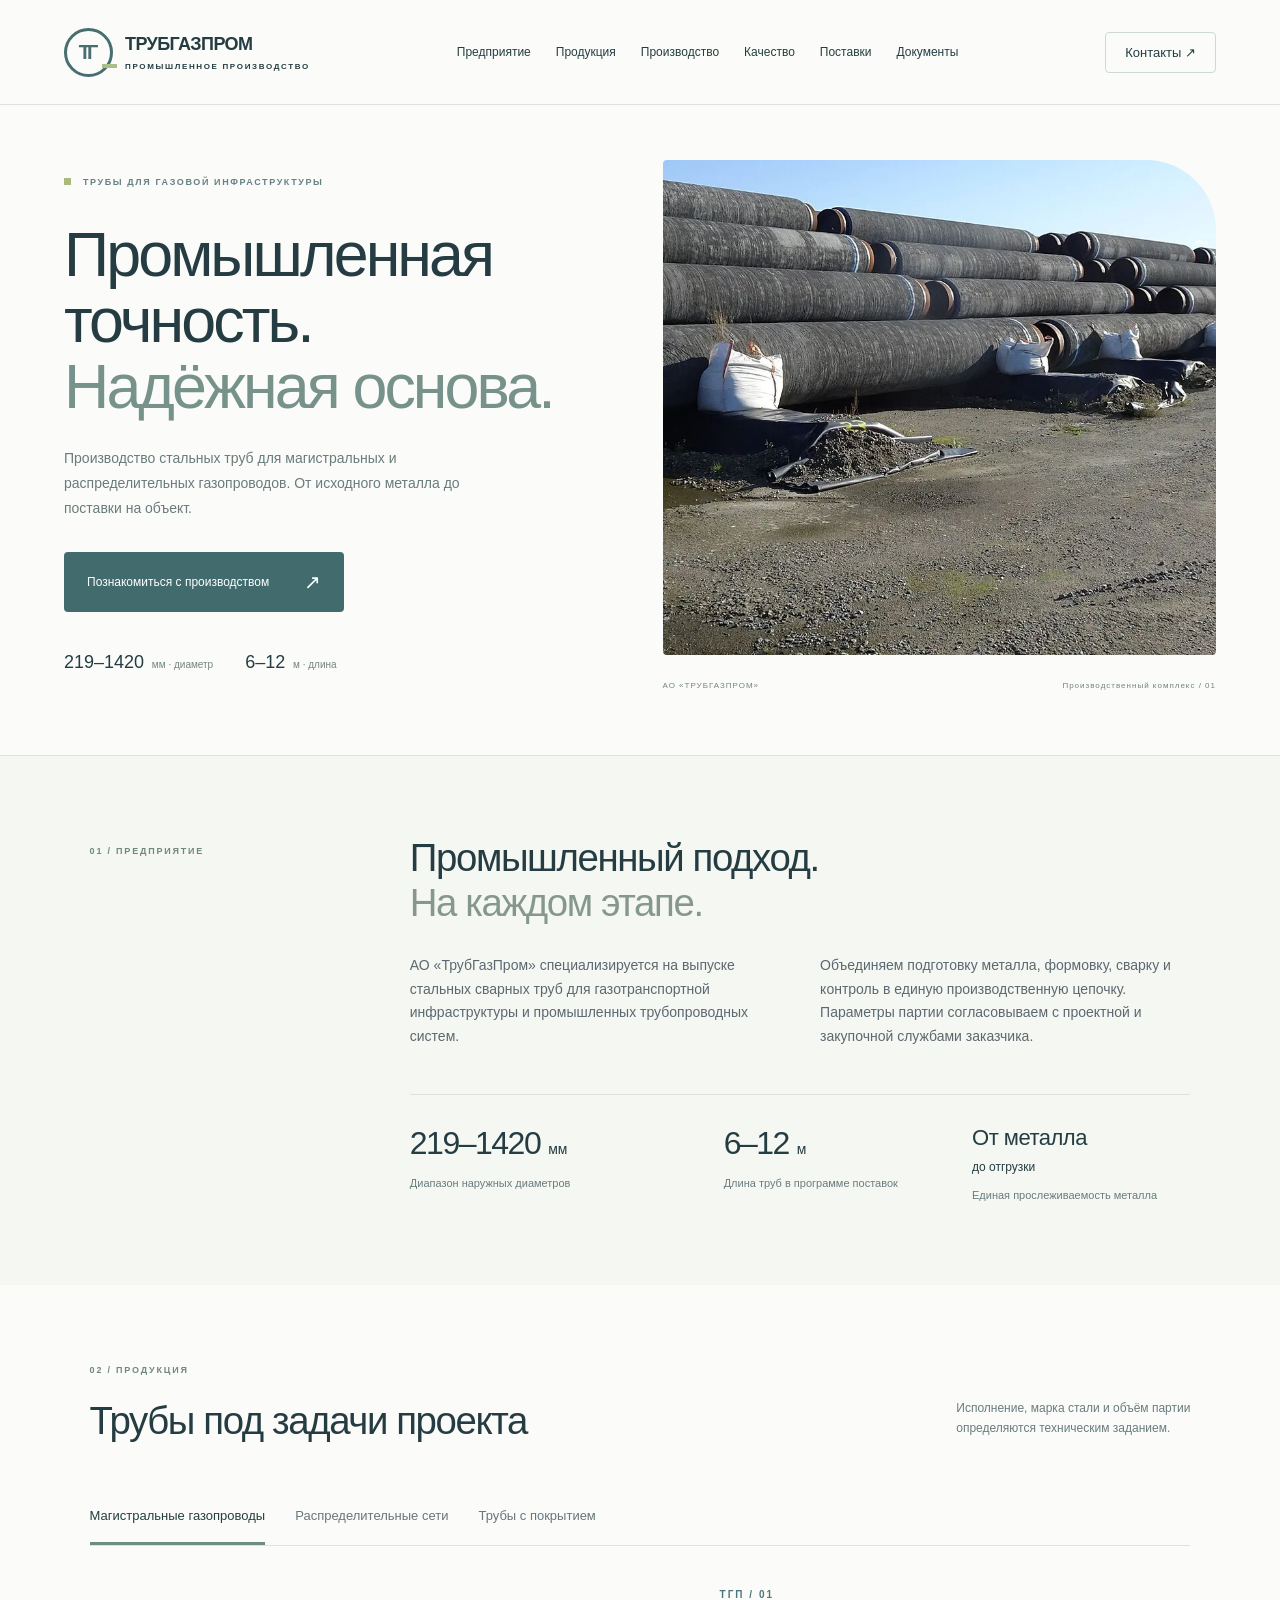
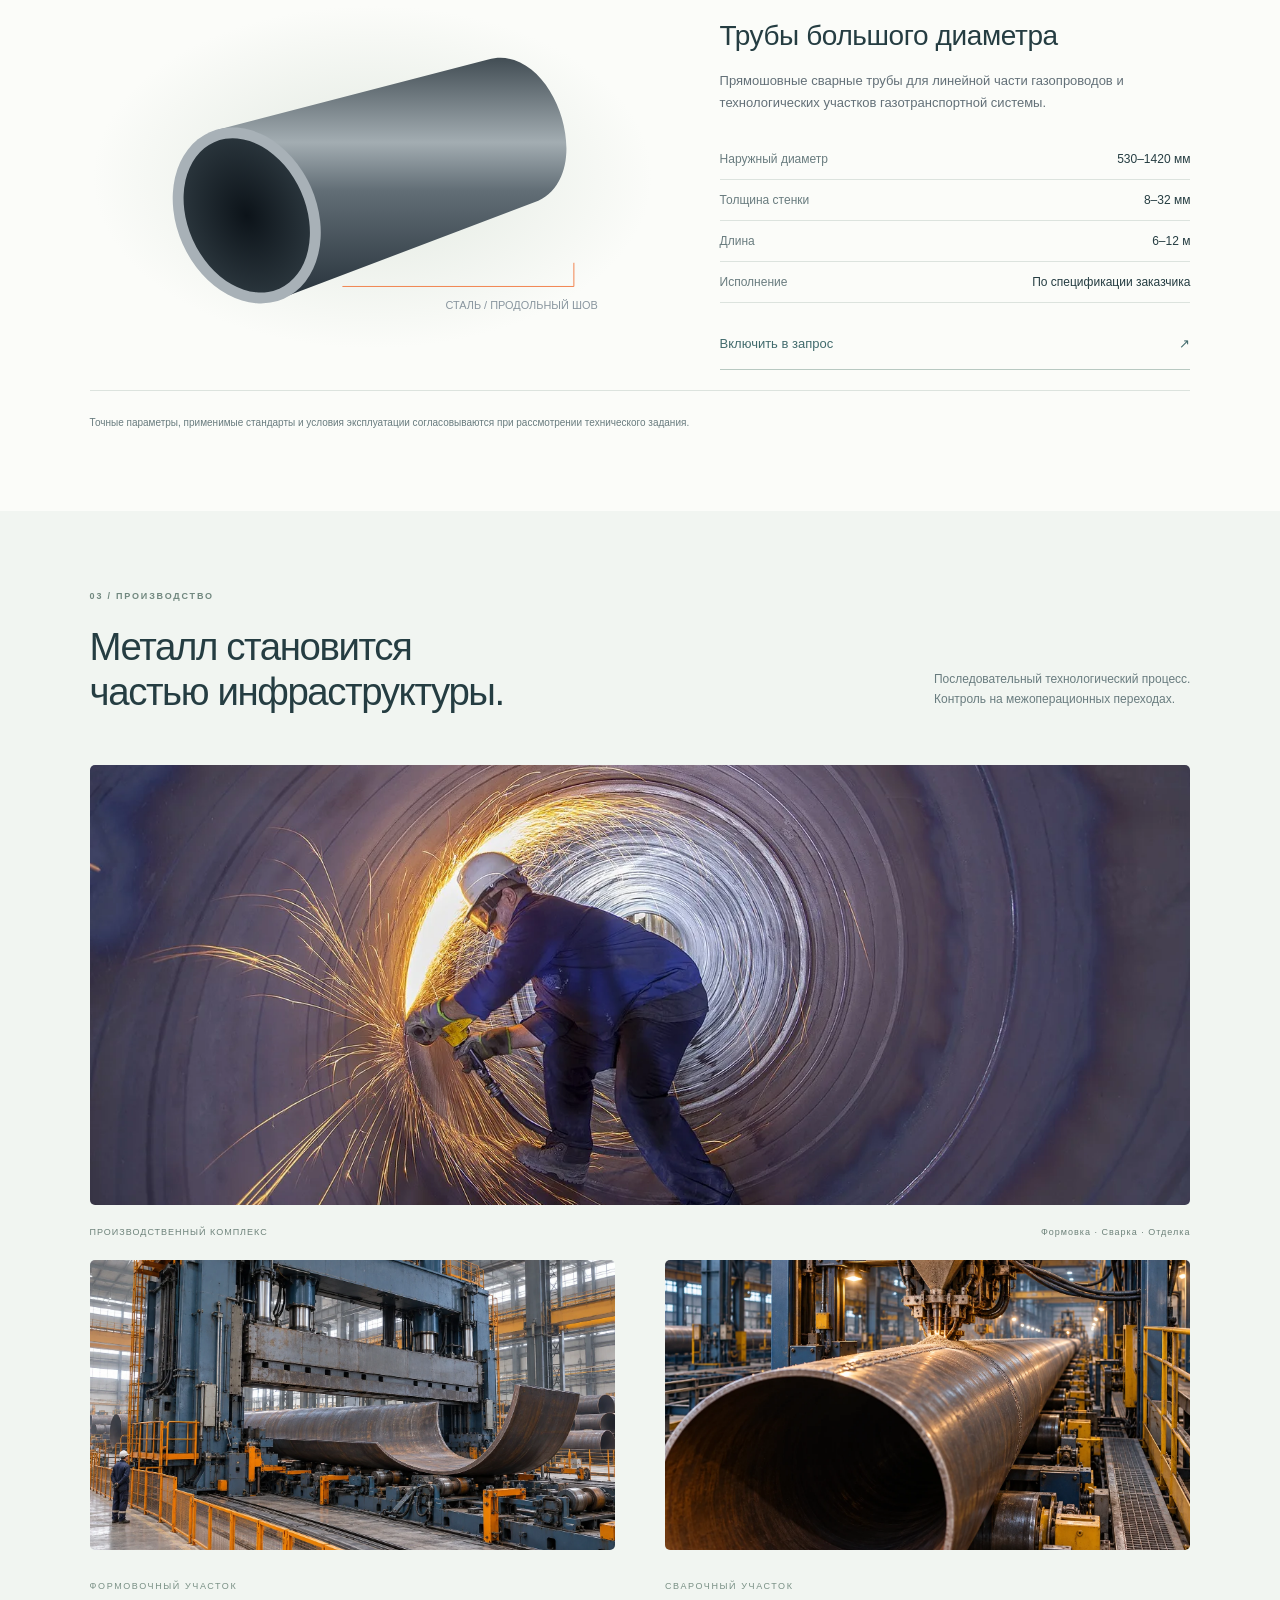
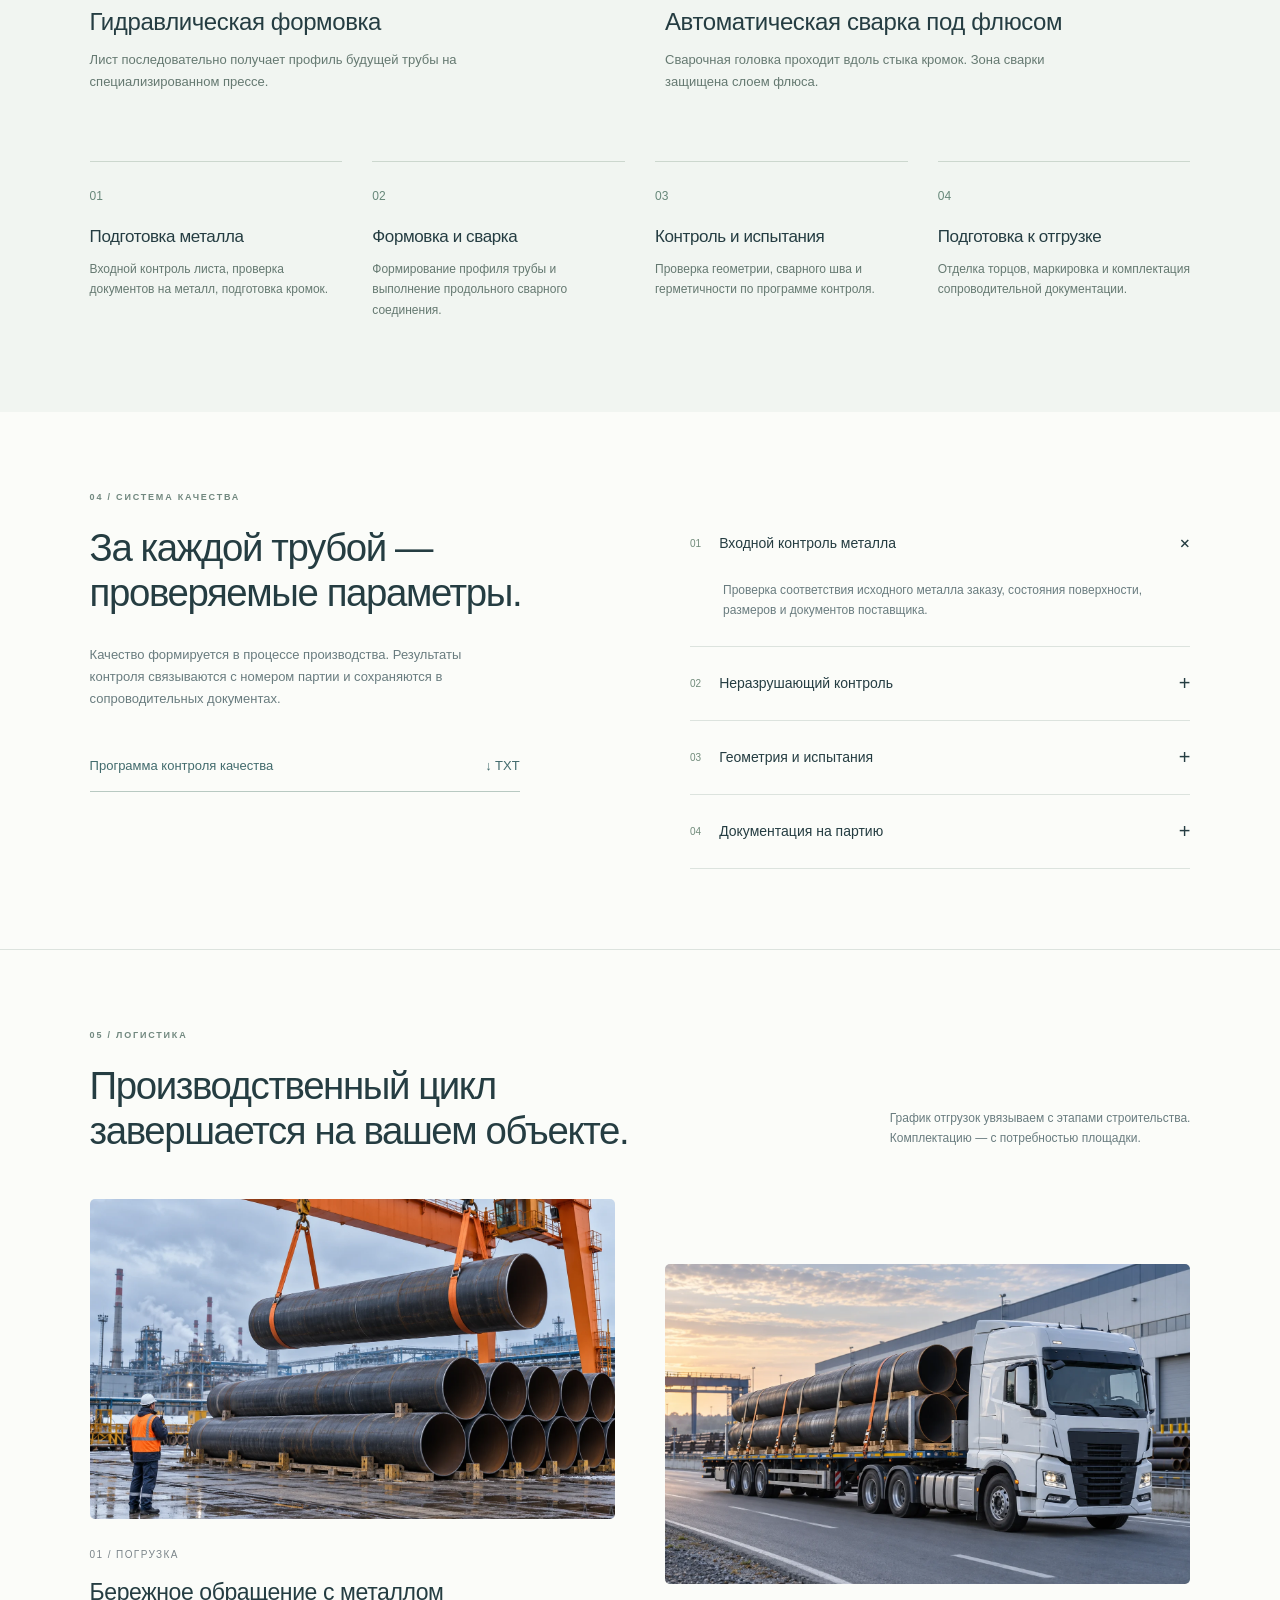
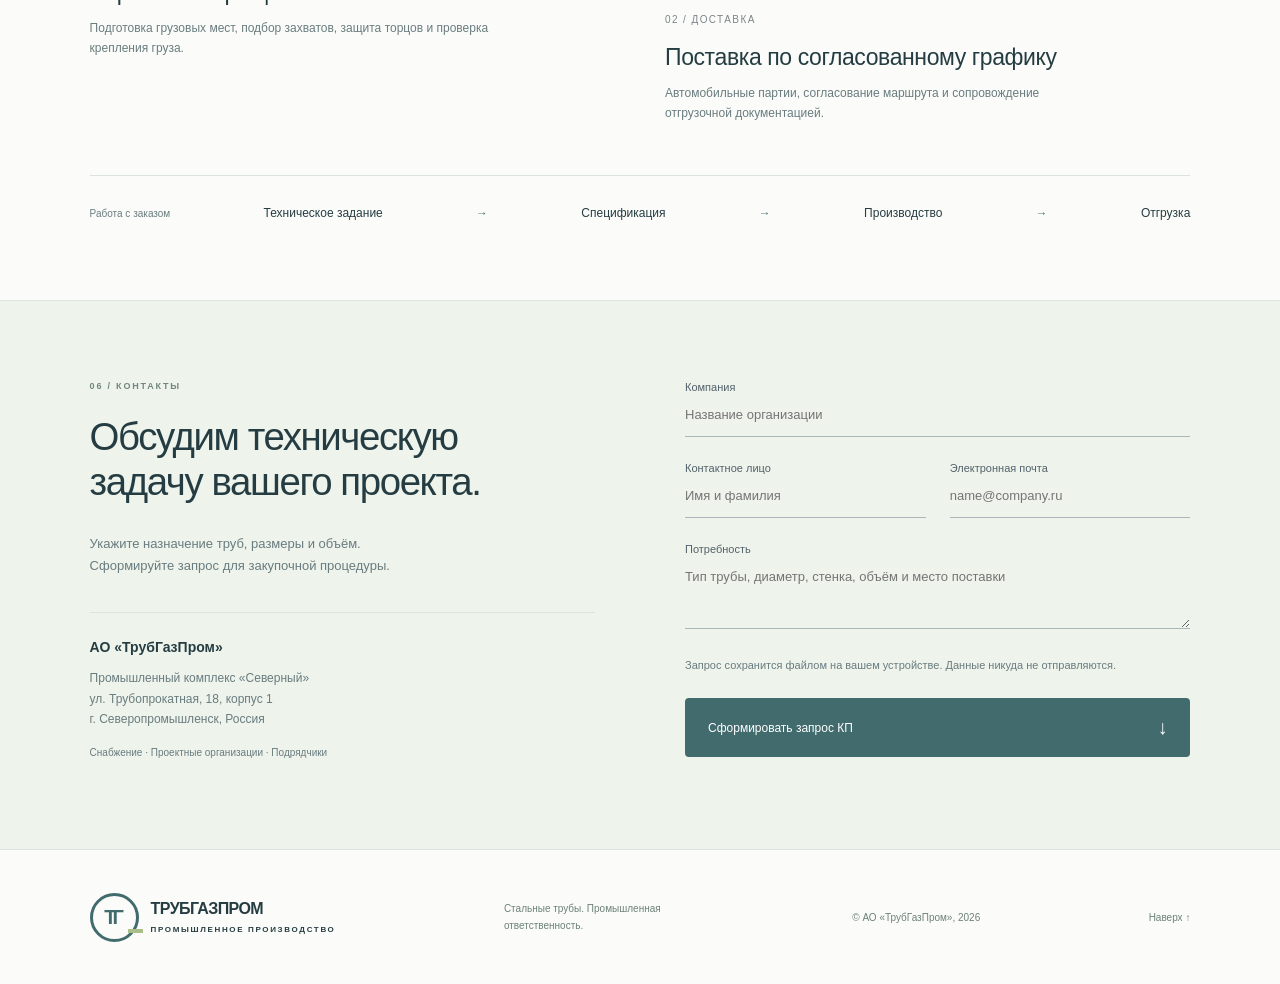
<file: index.html>
<!doctype html><html lang="ru"><head><meta charset="utf-8"><meta name="viewport" content="width=device-width,initial-scale=1"><meta name="description" content="АО ТрубГазПром — стальные трубы для газопроводов. Производство, контроль качества и поставки промышленных партий."><title>ТрубГазПром — промышленная точность</title><link rel="stylesheet" href="style.css"><link rel="stylesheet" href="variant.css"><link rel="icon" href="favicon.svg" type="image/svg+xml"></head><body>
<header><a class="brand" href="#"><span class="brandmark">ТГ</span><span>ТРУБГАЗПРОМ<small>ПРОМЫШЛЕННОЕ ПРОИЗВОДСТВО</small></span></a><nav id="nav"><a href="#company">Предприятие</a><a href="#products">Продукция</a><a href="#production">Производство</a><a href="#quality">Качество</a><a href="#logistics">Поставки</a><a href="documents.html">Документы</a></nav><a class="header-contact" href="#contacts">Контакты ↗</a><button class="menu" aria-label="Открыть меню" aria-expanded="false">☰</button></header>
<main><section class="hero hero-editorial"><div class="hero-content"><div class="eyebrow"><i></i> ТРУБЫ ДЛЯ ГАЗОВОЙ ИНФРАСТРУКТУРЫ</div><h1>Промышленная<br>точность.<br><em>Надёжная основа.</em></h1><p>Производство стальных труб для магистральных и распределительных газопроводов. От исходного металла до поставки на объект.</p><a class="button" href="#production">Познакомиться с производством <span>↗</span></a><div class="hero-spec"><span><b>219–1420</b> мм · диаметр</span><span><b>6–12</b> м · длина</span></div></div><figure class="hero-photo"><!-- Фото: Gerd Fahrenhorst, Wikimedia Commons, CC BY 4.0 --><img src="assets/hero-pipes.webp" alt="Штабеля магистральных стальных труб с заводским антикоррозионным покрытием на площадке предприятия" fetchpriority="high"><figcaption><span>АО «ТРУБГАЗПРОМ»</span><span>Производственный комплекс / 01</span></figcaption></figure></section>
<section id="company" class="company section"><div class="section-label">01 / ПРЕДПРИЯТИЕ</div><div class="company-body"><h2>Промышленный подход.<br><span>На каждом этапе.</span></h2><div class="intro-columns"><p>АО «ТрубГазПром» специализируется на выпуске стальных сварных труб для газотранспортной инфраструктуры и промышленных трубопроводных систем.</p><p>Объединяем подготовку металла, формовку, сварку и контроль в единую производственную цепочку. Параметры партии согласовываем с проектной и закупочной службами заказчика.</p></div><div class="facts"><div><strong>219–1420<span>мм</span></strong><small>Диапазон наружных диаметров</small></div><div><strong>6–12<span>м</span></strong><small>Длина труб в программе поставок</small></div><div><strong>От металла<span>до отгрузки</span></strong><small>Единая прослеживаемость металла</small></div></div></div></section>
<section id="products" class="products section"><div class="section-top"><div><div class="section-label">02 / ПРОДУКЦИЯ</div><h2>Трубы под задачи проекта</h2></div><p>Исполнение, марка стали и объём партии<br>определяются техническим заданием.</p></div><div class="tabs" role="tablist" aria-label="Категории продукции"><button role="tab" aria-selected="true" data-category="main">Магистральные газопроводы</button><button role="tab" aria-selected="false" data-category="network">Распределительные сети</button><button role="tab" aria-selected="false" data-category="coated">Трубы с покрытием</button></div><div class="product-panel" role="tabpanel"><div class="pipe-art"><svg viewBox="0 0 620 380" role="img" aria-label="Схематическое изображение стальной трубы"><defs><linearGradient id="steel" x1="0" y1="0" x2="0" y2="1"><stop stop-color="#424d54"/><stop offset=".35" stop-color="#a3adb2"/><stop offset=".55" stop-color="#626e76"/><stop offset="1" stop-color="#27323b"/></linearGradient><radialGradient id="hole"><stop stop-color="#0c1319"/><stop offset="1" stop-color="#29343b"/></radialGradient></defs><path d="M140 138 L437 61 C508 41 558 184 492 216 L207 324Z" fill="url(#steel)"/><ellipse cx="172" cy="232" rx="77" ry="100" transform="rotate(-24 172 232)" fill="#a8b1b7"/><ellipse cx="172" cy="232" rx="65" ry="88" transform="rotate(-24 172 232)" fill="url(#hole)"/><path d="M277 310H531M531 310V284" stroke="#f17c42" stroke-width="1" fill="none"/><text x="390" y="335" fill="#89969f" font-size="12" font-family="Arial">СТАЛЬ / ПРОДОЛЬНЫЙ ШОВ</text></svg></div><div class="product-info"><span class="overline" id="product-code">ТГП / 01</span><h3 id="product-title">Трубы большого диаметра</h3><p id="product-description">Прямошовные сварные трубы для линейной части газопроводов и технологических участков газотранспортной системы.</p><dl><div><dt>Наружный диаметр</dt><dd id="diameter">530–1420 мм</dd></div><div><dt>Толщина стенки</dt><dd id="wall">8–32 мм</dd></div><div><dt>Длина</dt><dd>6–12 м</dd></div><div><dt>Исполнение</dt><dd id="execution">По спецификации заказчика</dd></div></dl><button class="text-button" id="select-product">Включить в запрос <span>↗</span></button></div></div><div class="product-note">Точные параметры, применимые стандарты и условия эксплуатации согласовываются при рассмотрении технического задания.</div></section>
<section id="production" class="production"><div class="section section-top"><div><div class="section-label">03 / ПРОИЗВОДСТВО</div><h2>Металл становится<br>частью инфраструктуры.</h2></div><p>Последовательный технологический процесс.<br>Контроль на межоперационных переходах.</p></div><figure class="factory-image"><!-- Фото: Mostafa Gholamnejad, Wikimedia Commons, CC0 --><img src="assets/mill-inside.webp" alt="Обработка внутренней поверхности и сварного соединения крупной стальной трубы в цехе" loading="lazy"><figcaption><span>ПРОИЗВОДСТВЕННЫЙ КОМПЛЕКС</span><span>Формовка · Сварка · Отделка</span></figcaption></figure><div class="machines"><figure><img src="assets/forming.webp" alt="Гидравлический пресс для пошаговой формовки стального листа в трубу" loading="lazy"><figcaption><span>ФОРМОВОЧНЫЙ УЧАСТОК</span><h3>Гидравлическая формовка</h3><p>Лист последовательно получает профиль будущей трубы на специализированном прессе.</p></figcaption></figure><figure><img src="assets/welding.webp" alt="Установка автоматической сварки продольного шва трубы под флюсом" loading="lazy"><figcaption><span>СВАРОЧНЫЙ УЧАСТОК</span><h3>Автоматическая сварка под флюсом</h3><p>Сварочная головка проходит вдоль стыка кромок. Зона сварки защищена слоем флюса.</p></figcaption></figure></div><div class="process section"><article><span>01</span><h3>Подготовка металла</h3><p>Входной контроль листа, проверка документов на металл, подготовка кромок.</p></article><article><span>02</span><h3>Формовка и сварка</h3><p>Формирование профиля трубы и выполнение продольного сварного соединения.</p></article><article><span>03</span><h3>Контроль и испытания</h3><p>Проверка геометрии, сварного шва и герметичности по программе контроля.</p></article><article><span>04</span><h3>Подготовка к отгрузке</h3><p>Отделка торцов, маркировка и комплектация сопроводительной документации.</p></article></div></section>
<section id="quality" class="quality section"><div><div class="section-label">04 / СИСТЕМА КАЧЕСТВА</div><h2>За каждой трубой —<br>проверяемые параметры.</h2><p>Качество формируется в процессе производства. Результаты контроля связываются с номером партии и сохраняются в сопроводительных документах.</p><a class="text-button" href="assets/quality.txt" download>Программа контроля качества <span>↓ TXT</span></a></div><div class="checks"><details open><summary><span>01</span> Входной контроль металла <b>+</b></summary><p>Проверка соответствия исходного металла заказу, состояния поверхности, размеров и документов поставщика.</p></details><details><summary><span>02</span> Неразрушающий контроль <b>+</b></summary><p>Контроль сварных соединений предусмотренными технологией методами. Объём и критерии приёмки устанавливаются для конкретного заказа.</p></details><details><summary><span>03</span> Геометрия и испытания <b>+</b></summary><p>Проверка диаметра, толщины стенки, овальности, прямолинейности и торцов. Параметры испытаний определяются согласованной документацией.</p></details><details><summary><span>04</span> Документация на партию <b>+</b></summary><p>Идентификация партии, сведения о металле, результаты приёмки и отгрузочная спецификация сопровождают продукцию.</p></details></div></section>
<section id="logistics" class="logistics section"><div class="section-top"><div><div class="section-label">05 / ЛОГИСТИКА</div><h2>Производственный цикл<br>завершается на вашем объекте.</h2></div><p>График отгрузок увязываем с этапами строительства.<br>Комплектацию — с потребностью площадки.</p></div><div class="logistics-grid"><figure><img src="assets/loading.webp" alt="Погрузка стальных труб мостовым краном на заводской площадке" loading="lazy"><figcaption><span>01 / ПОГРУЗКА</span><h3>Бережное обращение с металлом</h3><p>Подготовка грузовых мест, подбор захватов, защита торцов и проверка крепления груза.</p></figcaption></figure><figure><img src="assets/delivery.webp" alt="Автомобильная доставка партии стальных труб" loading="lazy"><figcaption><span>02 / ДОСТАВКА</span><h3>Поставка по согласованному графику</h3><p>Автомобильные партии, согласование маршрута и сопровождение отгрузочной документацией.</p></figcaption></figure></div><div class="supply"><span>Работа с заказом</span><strong>Техническое задание</strong><b>→</b><strong>Спецификация</strong><b>→</b><strong>Производство</strong><b>→</b><strong>Отгрузка</strong></div></section>
<section id="contacts" class="contacts section"><div class="contact-intro"><div class="section-label">06 / КОНТАКТЫ</div><h2>Обсудим техническую<br>задачу вашего проекта.</h2><p>Укажите назначение труб, размеры и объём.<br>Сформируйте запрос для закупочной процедуры.</p><div class="address"><span>АО «ТрубГазПром»</span><p>Промышленный комплекс «Северный»<br>ул. Трубопрокатная, 18, корпус 1<br>г. Северопромышленск, Россия</p><small>Снабжение · Проектные организации · Подрядчики</small></div></div><form id="request-form"><label>Компания<input name="company" required placeholder="Название организации" autocomplete="organization"></label><div class="form-row"><label>Контактное лицо<input name="person" required placeholder="Имя и фамилия" autocomplete="name"></label><label>Электронная почта<input name="email" type="email" required placeholder="name@company.ru" autocomplete="email"></label></div><label>Потребность<textarea name="request" required rows="3" placeholder="Тип трубы, диаметр, стенка, объём и место поставки"></textarea></label><p class="form-hint">Запрос сохранится файлом на вашем устройстве. Данные никуда не отправляются.</p><button class="button" type="submit">Сформировать запрос КП <span>↓</span></button><p role="status" id="form-status"></p></form></section></main>
<footer><a class="brand" href="#"><span class="brandmark">ТГ</span><span>ТРУБГАЗПРОМ<small>ПРОМЫШЛЕННОЕ ПРОИЗВОДСТВО</small></span></a><p>Стальные трубы. Промышленная ответственность.</p><span>© АО «ТрубГазПром», 2026</span><a href="#">Наверх ↑</a></footer><script src="app.js"></script></body></html>
</file>
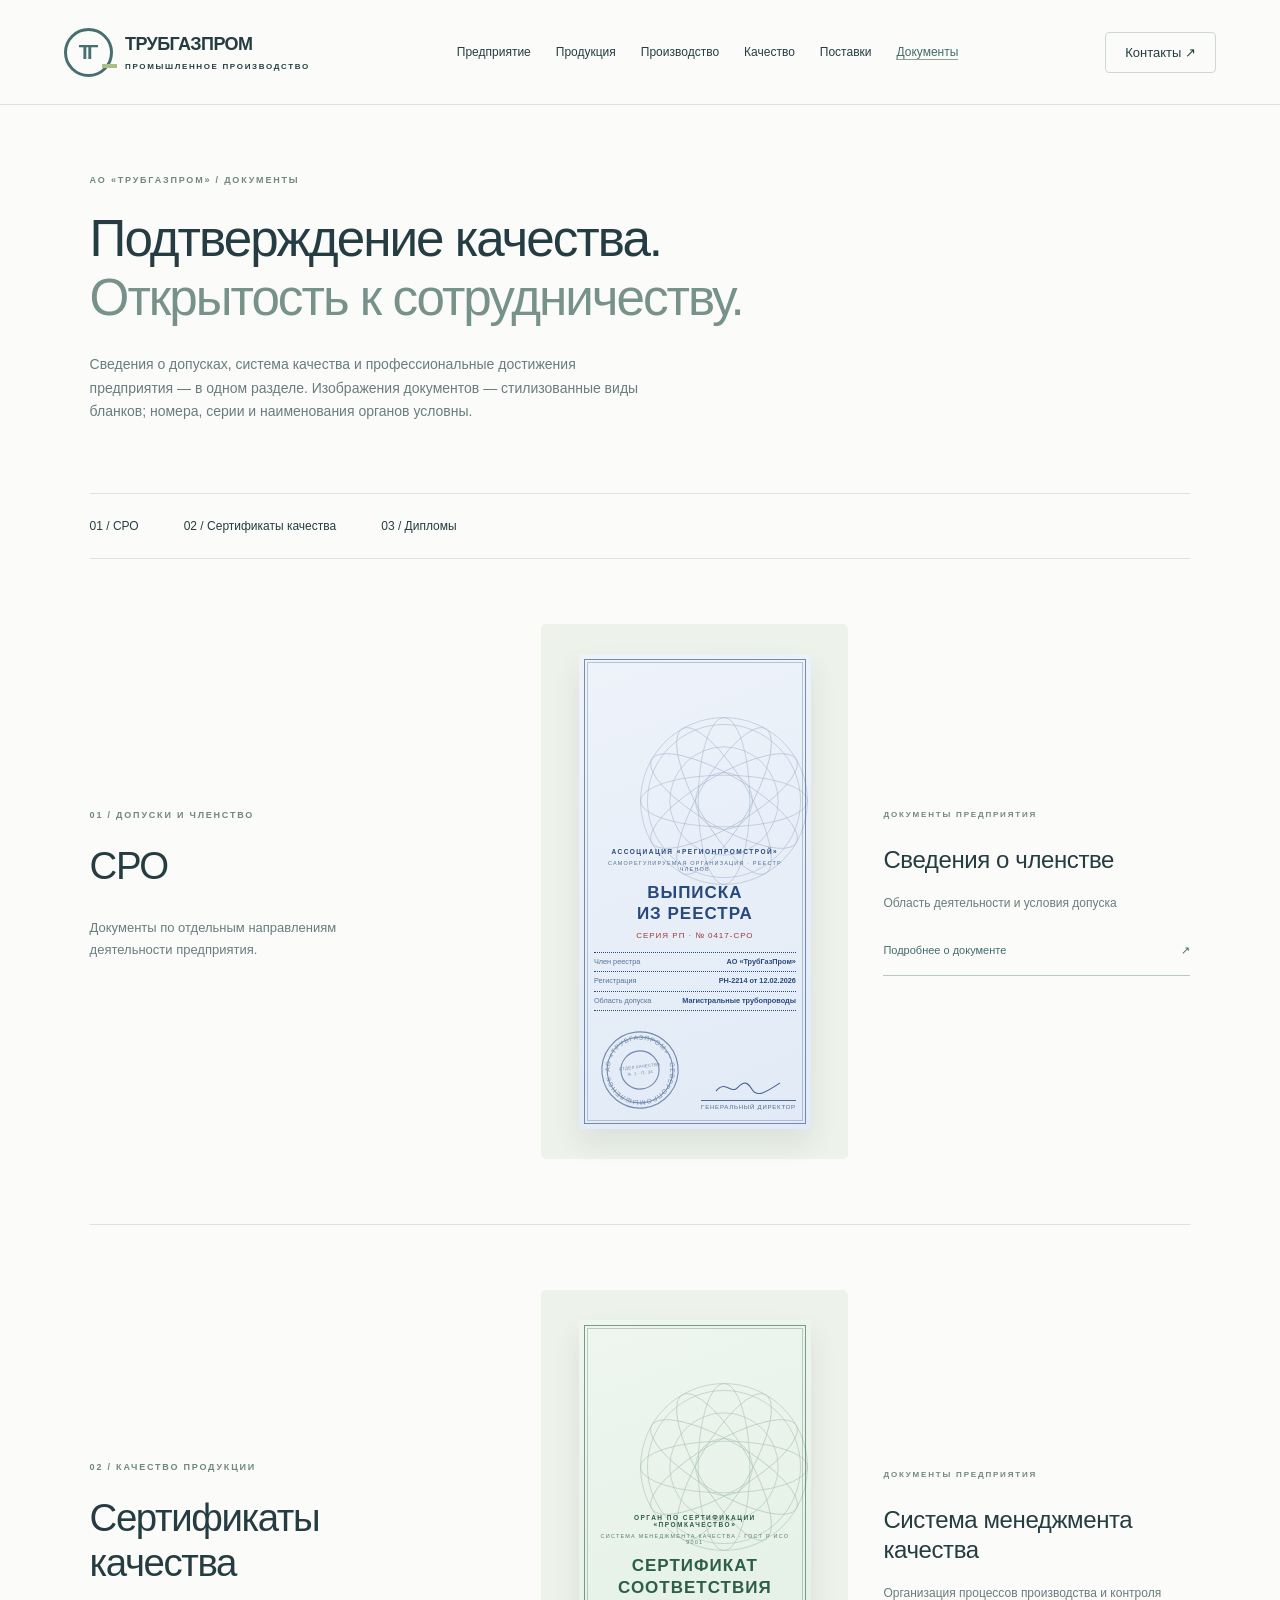
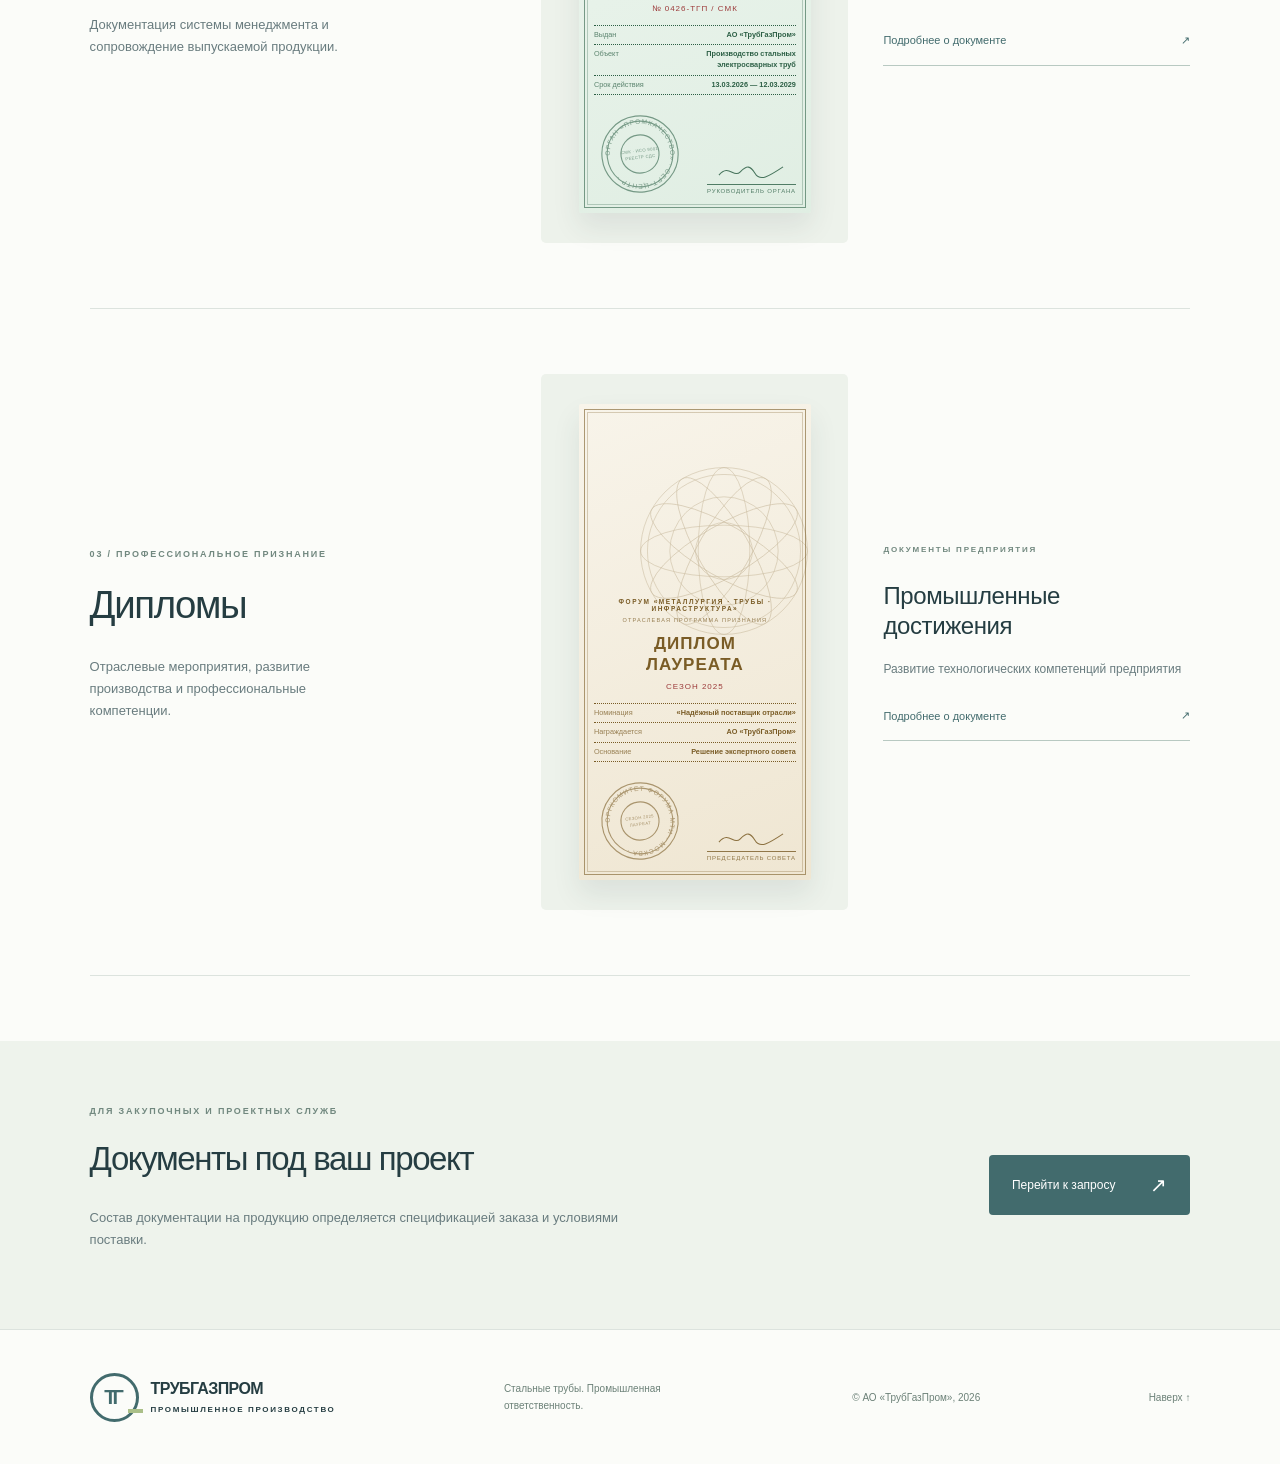
<file: documents.html>
<!doctype html><html lang="ru"><head><meta charset="utf-8"><meta name="viewport" content="width=device-width,initial-scale=1"><title>СРО, сертификаты качества и дипломы — ТрубГазПром</title><meta name="description" content="Документы предприятия: СРО, сертификаты качества и дипломы АО ТрубГазПром."><link rel="icon" href="favicon.svg"><link rel="stylesheet" href="style.css"><link rel="stylesheet" href="variant.css"><link rel="stylesheet" href="documents.css"></head><body><header><a class="brand" href="index.html"><span class="brandmark">ТГ</span><span>ТРУБГАЗПРОМ<small>ПРОМЫШЛЕННОЕ ПРОИЗВОДСТВО</small></span></a><nav id="nav"><a href="index.html#company">Предприятие</a><a href="index.html#products">Продукция</a><a href="index.html#production">Производство</a><a href="index.html#quality">Качество</a><a href="index.html#logistics">Поставки</a><a href="documents.html" aria-current="page">Документы</a></nav><a class="header-contact" href="index.html#contacts">Контакты ↗</a><button class="menu" aria-label="Открыть меню" aria-expanded="false">☰</button></header><main class="documents-page"><section class="documents-intro"><div class="section-label">АО «ТРУБГАЗПРОМ» / ДОКУМЕНТЫ</div><h1>Подтверждение качества.<br><em>Открытость к сотрудничеству.</em></h1><p>Сведения о допусках, система качества и профессиональные достижения предприятия — в одном разделе. Изображения документов — стилизованные виды бланков; номера, серии и наименования органов условны.</p></section><div class="document-nav"><a href="#sro">01 / СРО</a><a href="#certificates">02 / Сертификаты качества</a><a href="#awards">03 / Дипломы</a></div><section id="sro" class="document-section"><div class="document-heading"><div class="section-label">01 / ДОПУСКИ И ЧЛЕНСТВО</div><h2>СРО</h2><p>Документы по отдельным направлениям деятельности предприятия.</p></div><article class="document-card"><div class="document-cover"><div class="blank blank--sro" role="img" aria-label="Стилизованный вид бланка: выписка из реестра членов СРО"><svg class="blank-rosette" viewBox="0 0 200 200" aria-hidden="true"><g fill="none" stroke="currentColor" stroke-width=".7"><circle cx="100" cy="100" r="97"/><circle cx="100" cy="100" r="89"/><circle cx="100" cy="100" r="63"/><circle cx="100" cy="100" r="33"/><ellipse cx="100" cy="100" rx="97" ry="30"/><ellipse cx="100" cy="100" rx="97" ry="30" transform="rotate(30 100 100)"/><ellipse cx="100" cy="100" rx="97" ry="30" transform="rotate(60 100 100)"/><ellipse cx="100" cy="100" rx="97" ry="30" transform="rotate(90 100 100)"/><ellipse cx="100" cy="100" rx="97" ry="30" transform="rotate(120 100 100)"/><ellipse cx="100" cy="100" rx="97" ry="30" transform="rotate(150 100 100)"/></g></svg><span class="blank-issuer">АССОЦИАЦИЯ «РЕГИОНПРОМСТРОЙ»</span><span class="blank-kind">Саморегулируемая организация · реестр членов</span><strong class="blank-title">Выписка<br>из реестра</strong><span class="blank-serial">СЕРИЯ РП · № 0417-СРО</span><dl class="blank-fields"><div><dt>Член реестра</dt><dd>АО «ТрубГазПром»</dd></div><div><dt>Регистрация</dt><dd>РН-2214 от 12.02.2026</dd></div><div><dt>Область допуска</dt><dd>Магистральные трубопроводы</dd></div></dl><div class="blank-bottom"><svg class="blank-seal" viewBox="0 0 140 140" aria-hidden="true"><defs><path id="sealArcSro" d="M70,70 m-46,0 a46,46 0 1,1 92,0 a46,46 0 1,1 -92,0"/></defs><g fill="none" stroke="currentColor" stroke-width="1.7"><circle cx="70" cy="70" r="58"/><circle cx="70" cy="70" r="50"/><circle cx="70" cy="70" r="29"/></g><text font-size="10" letter-spacing="1.4" fill="currentColor"><textPath href="#sealArcSro" startOffset="1%">АО «ТРУБГАЗПРОМ» · СЕВЕРОПРОМЫШЛЕНСК ·</textPath></text><text x="70" y="67" text-anchor="middle" font-size="6.5" letter-spacing=".5" fill="currentColor">ОТДЕЛ КАЧЕСТВА</text><text x="70" y="77" text-anchor="middle" font-size="6.5" letter-spacing=".5" fill="currentColor">Ф. 1 · П. 34</text></svg><div class="blank-sign"><svg viewBox="0 0 90 26" aria-hidden="true"><path d="M6 18 C 18 4, 24 22, 32 14 S 44 6, 50 16 S 66 20, 84 8" fill="none" stroke="currentColor" stroke-width="1.3"/></svg><span>Генеральный директор</span></div></div></div></div><div class="document-description"><span class="section-label">ДОКУМЕНТЫ ПРЕДПРИЯТИЯ</span><h3>Сведения о членстве</h3><p>Область деятельности и условия допуска</p><button class="text-button" data-document="sro">Подробнее о документе <span>↗</span></button></div></article></section><section id="certificates" class="document-section"><div class="document-heading"><div class="section-label">02 / КАЧЕСТВО ПРОДУКЦИИ</div><h2>Сертификаты качества</h2><p>Документация системы менеджмента и сопровождение выпускаемой продукции.</p></div><article class="document-card"><div class="document-cover"><div class="blank blank--smk" role="img" aria-label="Стилизованный вид бланка: сертификат соответствия системы менеджмента качества"><svg class="blank-rosette" viewBox="0 0 200 200" aria-hidden="true"><g fill="none" stroke="currentColor" stroke-width=".7"><circle cx="100" cy="100" r="97"/><circle cx="100" cy="100" r="89"/><circle cx="100" cy="100" r="63"/><circle cx="100" cy="100" r="33"/><ellipse cx="100" cy="100" rx="97" ry="30"/><ellipse cx="100" cy="100" rx="97" ry="30" transform="rotate(30 100 100)"/><ellipse cx="100" cy="100" rx="97" ry="30" transform="rotate(60 100 100)"/><ellipse cx="100" cy="100" rx="97" ry="30" transform="rotate(90 100 100)"/><ellipse cx="100" cy="100" rx="97" ry="30" transform="rotate(120 100 100)"/><ellipse cx="100" cy="100" rx="97" ry="30" transform="rotate(150 100 100)"/></g></svg><span class="blank-issuer">ОРГАН ПО СЕРТИФИКАЦИИ «ПРОМКАЧЕСТВО»</span><span class="blank-kind">Система менеджмента качества · ГОСТ Р ИСО 9001</span><strong class="blank-title">Сертификат<br>соответствия</strong><span class="blank-serial">№ 0426-ТГП / СМК</span><dl class="blank-fields"><div><dt>Выдан</dt><dd>АО «ТрубГазПром»</dd></div><div><dt>Объект</dt><dd>Производство стальных электросварных труб</dd></div><div><dt>Срок действия</dt><dd>13.03.2026 — 12.03.2029</dd></div></dl><div class="blank-bottom"><svg class="blank-seal" viewBox="0 0 140 140" aria-hidden="true"><defs><path id="sealArcSmk" d="M70,70 m-46,0 a46,46 0 1,1 92,0 a46,46 0 1,1 -92,0"/></defs><g fill="none" stroke="currentColor" stroke-width="1.7"><circle cx="70" cy="70" r="58"/><circle cx="70" cy="70" r="50"/><circle cx="70" cy="70" r="29"/></g><text font-size="10" letter-spacing="1.4" fill="currentColor"><textPath href="#sealArcSmk" startOffset="1%">ОРГАН «ПРОМКАЧЕСТВО» · СЕРТ-ЦЕНТР ·</textPath></text><text x="70" y="67" text-anchor="middle" font-size="6.5" letter-spacing=".5" fill="currentColor">СМК · ИСО 9001</text><text x="70" y="77" text-anchor="middle" font-size="6.5" letter-spacing=".5" fill="currentColor">РЕЕСТР СДС</text></svg><div class="blank-sign"><svg viewBox="0 0 90 26" aria-hidden="true"><path d="M6 18 C 18 4, 24 22, 32 14 S 44 6, 50 16 S 66 20, 84 8" fill="none" stroke="currentColor" stroke-width="1.3"/></svg><span>Руководитель органа</span></div></div></div></div><div class="document-description"><span class="section-label">ДОКУМЕНТЫ ПРЕДПРИЯТИЯ</span><h3>Система менеджмента качества</h3><p>Организация процессов производства и контроля</p><button class="text-button" data-document="certificates">Подробнее о документе <span>↗</span></button></div></article></section><section id="awards" class="document-section"><div class="document-heading"><div class="section-label">03 / ПРОФЕССИОНАЛЬНОЕ ПРИЗНАНИЕ</div><h2>Дипломы</h2><p>Отраслевые мероприятия, развитие производства и профессиональные компетенции.</p></div><article class="document-card"><div class="document-cover"><div class="blank blank--dip" role="img" aria-label="Стилизованный вид бланка: диплом отраслевого форума"><svg class="blank-rosette" viewBox="0 0 200 200" aria-hidden="true"><g fill="none" stroke="currentColor" stroke-width=".7"><circle cx="100" cy="100" r="97"/><circle cx="100" cy="100" r="89"/><circle cx="100" cy="100" r="63"/><circle cx="100" cy="100" r="33"/><ellipse cx="100" cy="100" rx="97" ry="30"/><ellipse cx="100" cy="100" rx="97" ry="30" transform="rotate(30 100 100)"/><ellipse cx="100" cy="100" rx="97" ry="30" transform="rotate(60 100 100)"/><ellipse cx="100" cy="100" rx="97" ry="30" transform="rotate(90 100 100)"/><ellipse cx="100" cy="100" rx="97" ry="30" transform="rotate(120 100 100)"/><ellipse cx="100" cy="100" rx="97" ry="30" transform="rotate(150 100 100)"/></g></svg><span class="blank-issuer">ФОРУМ «МЕТАЛЛУРГИЯ · ТРУБЫ · ИНФРАСТРУКТУРА»</span><span class="blank-kind">Отраслевая программа признания</span><strong class="blank-title">Диплом<br>лауреата</strong><span class="blank-serial">СЕЗОН 2025</span><dl class="blank-fields"><div><dt>Номинация</dt><dd>«Надёжный поставщик отрасли»</dd></div><div><dt>Награждается</dt><dd>АО «ТрубГазПром»</dd></div><div><dt>Основание</dt><dd>Решение экспертного совета</dd></div></dl><div class="blank-bottom"><svg class="blank-seal" viewBox="0 0 140 140" aria-hidden="true"><defs><path id="sealArcDip" d="M70,70 m-46,0 a46,46 0 1,1 92,0 a46,46 0 1,1 -92,0"/></defs><g fill="none" stroke="currentColor" stroke-width="1.7"><circle cx="70" cy="70" r="58"/><circle cx="70" cy="70" r="50"/><circle cx="70" cy="70" r="29"/></g><text font-size="10" letter-spacing="1.4" fill="currentColor"><textPath href="#sealArcDip" startOffset="1%">ОРГКОМИТЕТ ФОРУМА МТИ · МОСКВА ·</textPath></text><text x="70" y="67" text-anchor="middle" font-size="6.5" letter-spacing=".5" fill="currentColor">СЕЗОН 2025</text><text x="70" y="77" text-anchor="middle" font-size="6.5" letter-spacing=".5" fill="currentColor">ЛАУРЕАТ</text></svg><div class="blank-sign"><svg viewBox="0 0 90 26" aria-hidden="true"><path d="M6 18 C 18 4, 24 22, 32 14 S 44 6, 50 16 S 66 20, 84 8" fill="none" stroke="currentColor" stroke-width="1.3"/></svg><span>Председатель совета</span></div></div></div></div><div class="document-description"><span class="section-label">ДОКУМЕНТЫ ПРЕДПРИЯТИЯ</span><h3>Промышленные достижения</h3><p>Развитие технологических компетенций предприятия</p><button class="text-button" data-document="awards">Подробнее о документе <span>↗</span></button></div></article></section><section class="document-request"><div><div class="section-label">ДЛЯ ЗАКУПОЧНЫХ И ПРОЕКТНЫХ СЛУЖБ</div><h2>Документы под ваш проект</h2><p>Состав документации на продукцию определяется спецификацией заказа и условиями поставки.</p></div><a class="button" href="index.html#contacts">Перейти к запросу <span>↗</span></a></section></main><dialog id="document-dialog" aria-labelledby="dialog-title"><button class="dialog-close" aria-label="Закрыть">×</button><div class="section-label">ДОКУМЕНТЫ ПРЕДПРИЯТИЯ</div><h2 id="dialog-title"></h2><p id="dialog-body"></p><dl id="dialog-details"></dl><button class="button dialog-done">Закрыть просмотр</button></dialog><footer><a class="brand" href="index.html"><span class="brandmark">ТГ</span><span>ТРУБГАЗПРОМ<small>ПРОМЫШЛЕННОЕ ПРОИЗВОДСТВО</small></span></a><p>Стальные трубы. Промышленная ответственность.</p><span>© АО «ТрубГазПром», 2026</span><a href="index.html">Наверх ↑</a></footer><script src="documents.js"></script></body></html>
</file>
<file: style.css>
:root{--ink:#172731;--muted:#6a767d;--accent:#ec703a;--paper:#f3f4f1;--line:#d8dddb}*{box-sizing:border-box}html{scroll-behavior:smooth;scroll-padding-top:100px}body{margin:0;font-family:Arial,Helvetica,sans-serif;color:var(--ink);background:#fff}a{color:inherit;text-decoration:none}button,input,textarea{font:inherit}button,a{ -webkit-tap-highlight-color:transparent}button{cursor:pointer}a:focus-visible,button:focus-visible,summary:focus-visible{outline:3px solid var(--accent);outline-offset:5px}header{height:100px;padding:0 4.5%;display:flex;align-items:center;justify-content:space-between;gap:24px;background:#fff;position:relative;z-index:10}.brand{display:flex;align-items:center;gap:12px;font-weight:800;font-size:20px;letter-spacing:-.6px;white-space:nowrap}.brandmark{display:grid;place-items:center;width:49px;height:49px;border:3px solid currentColor;border-radius:50%;font-size:20px;letter-spacing:-4px;padding-right:4px;position:relative}.brandmark:after{content:'';position:absolute;width:15px;height:4px;right:-7px;bottom:6px;background:var(--accent)}.brand small{display:block;font-size:8px;letter-spacing:1.65px;margin-top:7px}nav{display:flex;gap:23px;font-size:12px;font-weight:600}nav a:hover,.header-contact:hover{color:var(--accent)}.header-contact{font-size:13px;border-bottom:1px solid var(--line);padding:10px 0}.menu{display:none}.hero{min-height:650px;height:calc(100svh - 100px);max-height:900px;position:relative;color:#fff;background:#1b272f}.hero>img,.hero-shade{position:absolute;inset:0;width:100%;height:100%;object-fit:cover}.hero>img{object-position:center 58%}.hero-shade{background:linear-gradient(90deg,rgba(10,21,30,.87),rgba(10,21,30,.3) 70%),linear-gradient(0deg,rgba(9,19,28,.8),transparent 40%)}.hero-content{position:relative;padding:100px 7% 110px;max-width:1050px}.eyebrow,.section-label,.overline{font-size:10px;font-weight:700;letter-spacing:2px}.eyebrow{display:flex;gap:12px;align-items:center;color:#e4e7e9}.eyebrow i{width:7px;height:7px;background:var(--accent)}h1{font-size:clamp(40px,4.6vw,70px);font-weight:500;line-height:1.08;letter-spacing:-2.6px;margin:36px 0 26px}.hero-content p{max-width:510px;font-size:16px;line-height:1.7;color:#d1d7dc}.button{display:inline-flex;justify-content:space-between;align-items:center;gap:45px;border:0;background:var(--accent);color:#fff;padding:20px 24px;font-weight:600;font-size:13px}.hero .button{margin-top:24px}.button:hover{background:#d85e29}.button span{font-size:20px;font-weight:400}.hero-foot{position:absolute;bottom:0;left:7%;right:7%;padding:27px 0;border-top:1px solid #ffffff40;display:flex;justify-content:space-between;font-size:10px;letter-spacing:1.6px}.section{padding:90px 7%}.section-label{color:#7b858a;margin-bottom:24px;font-size:10px}h2{font-size:clamp(30px,3.2vw,46px);font-weight:500;line-height:1.17;letter-spacing:-1.5px;margin:0 0 28px}h3{font-weight:500;letter-spacing:-.4px}.company{display:grid;grid-template-columns:1fr 3fr;gap:60px}.company>.section-label{padding-top:10px}.company h2 span{color:#7b858a}.intro-columns{display:grid;grid-template-columns:1fr 1fr;gap:40px}.intro-columns p,p{line-height:1.7;font-size:14px}.intro-columns p{color:#5c6870;margin:0}.facts{display:grid;grid-template-columns:1.3fr 1fr 1fr;gap:30px;border-top:1px solid var(--line);padding-top:30px;margin-top:45px}.facts strong{display:block;font-size:38px;font-weight:400;letter-spacing:-1.5px}.facts strong span{font-size:14px;letter-spacing:0;margin-left:8px}.facts small{display:block;color:var(--muted);font-size:11px;margin-top:13px;line-height:1.6}.products{background:var(--paper)}.section-top{display:flex;justify-content:space-between;align-items:flex-end;gap:35px}.section-top h2{margin-bottom:0}.section-top>p{font-size:12px;color:var(--muted);margin:0 0 5px}.tabs{display:flex;border-bottom:1px solid #bcc4c5;margin-top:45px;gap:38px}.tabs button{border:0;border-bottom:3px solid transparent;background:none;padding:19px 0;color:#69767c;font-size:13px;text-align:left}.tabs button[aria-selected=true]{border-color:var(--accent);color:var(--ink)}.product-panel{display:grid;grid-template-columns:1.2fr 1fr;gap:60px;padding:38px 0 20px;align-items:center}.pipe-art{background:radial-gradient(ellipse,#dde2e0,transparent 65%)}.pipe-art svg{width:100%;display:block}.overline{color:var(--accent)}.product-info h3{font-size:29px;margin:18px 0}.product-info>p{font-size:13px;color:#637078;max-width:450px}.product-info dl{margin-top:25px;font-size:12px}.product-info dl div{display:flex;justify-content:space-between;border-bottom:1px solid var(--line);padding:13px 0;gap:15px}.product-info dt{color:var(--muted)}dd{margin:0;text-align:right}.text-button{display:flex;justify-content:space-between;gap:35px;align-items:center;border:0;border-bottom:1px solid #9ca8ad;background:transparent;padding:18px 0;color:var(--ink);font-size:13px;font-weight:600}.product-info .text-button{width:100%;margin-top:15px}.product-note{font-size:10px;color:var(--muted);border-top:1px solid var(--line);padding-top:23px;line-height:1.7}.production{background:#182831;color:white}.production>.section-top{padding-bottom:50px}.production .section-label{color:#99a6ae}.production .section-top>p{color:#a4b0b7}.factory-image{margin:0 7%;position:relative;height:480px;overflow:hidden}.factory-image img{height:100%;width:100%;object-fit:cover}.factory-image figcaption{position:absolute;bottom:0;left:0;right:0;display:flex;justify-content:space-between;padding:35px 28px 22px;background:linear-gradient(transparent,#0d1927cc);font-size:10px;letter-spacing:1px}.process{display:grid;grid-template-columns:repeat(4,1fr);gap:30px;padding-top:45px;padding-bottom:65px}.process article{border-top:1px solid #50616c;padding-top:24px}.process article>span{color:var(--accent);font-size:12px}.process h3{font-size:17px;margin:23px 0 12px}.process p{font-size:12px;color:#aab6be}.quality{display:grid;grid-template-columns:1fr 1fr;gap:100px}.quality>div>p{max-width:430px;color:var(--muted);font-size:13px}.quality .text-button{max-width:430px;margin-top:30px}.checks{padding-top:15px}details{border-bottom:1px solid var(--line)}summary{list-style:none;cursor:pointer;display:flex;gap:18px;align-items:center;padding:24px 0;font-size:15px}summary::-webkit-details-marker{display:none}summary>span{font-size:10px;color:var(--accent)}summary>b{margin-left:auto;font-size:20px;font-weight:400}details[open] summary>b{transform:rotate(45deg)}details p{font-size:12px;color:var(--muted);margin:0 25px 25px 33px}.logistics{background:var(--paper)}.logistics-grid{display:grid;grid-template-columns:1fr 1fr;gap:30px;margin-top:45px}.logistics figure{margin:0}.logistics img{width:100%;height:310px;object-fit:cover;display:block}.logistics figcaption{padding:25px 0}.logistics figcaption>span{font-size:10px;letter-spacing:1.4px;color:#7b858a}.logistics h3{font-size:23px;margin:17px 0 10px}.logistics figcaption p{font-size:12px;color:var(--muted);max-width:440px}.supply{display:flex;align-items:center;justify-content:space-between;gap:15px;border-top:1px solid var(--line);padding-top:30px;font-size:12px}.supply>span{font-size:10px;color:var(--muted)}.supply strong{font-weight:500}.supply b{color:var(--accent);font-weight:400}.contacts{display:grid;grid-template-columns:1fr 1fr;gap:90px}.contact-intro>p{color:var(--muted);font-size:13px}.address{border-top:1px solid var(--line);padding-top:25px;margin-top:35px}.address>span{font-size:14px;font-weight:600}.address p{font-size:12px;color:var(--muted)}.address small{font-size:10px;color:var(--muted)}form label{display:block;font-size:11px;color:#53616a;margin-bottom:25px}input,textarea{border:0;border-bottom:1px solid #acb7bc;border-radius:0;padding:14px 0;width:100%;color:var(--ink);background:#fff;outline:none;font-size:13px}input:focus,textarea:focus{border-color:var(--accent)}textarea{resize:vertical}.form-row{display:grid;grid-template-columns:1fr 1fr;gap:24px}.form-hint{font-size:11px;color:var(--muted)}form .button{width:100%;margin-top:12px}#form-status{font-size:12px;color:#476550}footer{background:#10212b;color:#fff;padding:40px 7%;display:flex;align-items:center;justify-content:space-between;gap:25px}footer .brand{font-size:16px}footer p,footer>span,footer>a:last-child{font-size:10px;color:#a7b3bb}footer p{max-width:180px}.menu{background:none;border:0;font-size:24px;color:var(--ink)}@media(min-width:1600px){.section{padding-left:calc((100% - 1376px)/2);padding-right:calc((100% - 1376px)/2)}}@media(max-width:1050px){nav{gap:13px;font-size:11px}.brand{font-size:16px}.brand small{font-size:6px}.header-contact{display:none}.company{grid-template-columns:1fr;gap:10px}.quality,.contacts{gap:40px}.product-panel{gap:25px}.hero-content{padding-top:110px}.facts strong{font-size:34px}}@media(max-width:720px){header{height:80px;padding:0 6%}.brand{font-size:16px}.brand small{font-size:6px}.brandmark{height:40px;width:40px;font-size:17px}.menu{display:block}nav{display:none;position:absolute;left:0;right:0;top:80px;padding:25px 6%;background:#fff;flex-direction:column;gap:0;box-shadow:0 10px 20px #0002}nav.open{display:flex}nav a{padding:14px 0;font-size:14px}.hero{height:720px;min-height:0;max-height:calc(100svh - 80px)}.hero-content{padding:70px 6% 100px}h1{font-size:41px;letter-spacing:-1.6px;line-height:1.13;margin-top:30px}.hero-content p{font-size:14px}.eyebrow{font-size:8px;letter-spacing:1.3px}.hero .button{margin-top:15px}.hero-foot{left:6%;right:6%;font-size:8px;letter-spacing:.8px;gap:25px}.hero-foot>a{max-width:130px;text-align:right}.section{padding:60px 6%}h2{font-size:33px;letter-spacing:-1px}.intro-columns,.quality,.contacts,.logistics-grid{grid-template-columns:1fr;gap:22px}.facts{gap:18px;grid-template-columns:1fr 1fr}.facts>div:last-child{grid-column:1/-1}.facts strong{font-size:31px}.section-top{display:block}.section-top>p{margin-top:20px}.tabs{gap:22px;overflow:auto;margin-top:25px}.tabs button{flex:0 0 145px;font-size:11px;line-height:1.5}.product-panel{grid-template-columns:1fr;padding-top:0;gap:0}.pipe-art svg{max-height:250px}.product-info h3{font-size:26px}.factory-image{margin:0 6%;height:310px}.factory-image figcaption{font-size:8px;padding:40px 15px 15px;gap:20px}.factory-image figcaption span:last-child{text-align:right}.process{grid-template-columns:1fr 1fr;gap:23px;padding-top:35px}.process h3{font-size:16px}.process p{font-size:11px}.quality{gap:30px}.logistics img{height:260px}.logistics-grid{margin-top:30px}.supply{flex-wrap:wrap;justify-content:flex-start;line-height:2;gap:12px;font-size:10px}.supply>span{width:100%}.contacts{gap:40px}.form-row{grid-template-columns:1fr;gap:0}footer{padding:35px 6%;flex-wrap:wrap}footer .brand{width:100%}footer p{display:none}footer>span{font-size:9px}}@media(prefers-reduced-motion:reduce){html{scroll-behavior:auto}}

.machines{display:grid;grid-template-columns:1fr 1fr;gap:30px;margin:30px 7% 0}.machines figure{margin:0}.machines img{width:100%;height:320px;object-fit:cover;display:block}.machines figcaption{padding:25px 0 0}.machines figcaption>span{font-size:9px;letter-spacing:1.6px;color:#a4b0b7}.machines h3{font-size:23px;margin:15px 0 10px}.machines p{font-size:12px;color:#aab6be;max-width:430px}@media(max-width:720px){.machines{grid-template-columns:1fr;margin:25px 6% 0;gap:30px}.machines img{height:260px}.machines h3{font-size:21px}}
</file>
<file: variant.css>
:root{--ink:#253d42;--muted:#697c7f;--accent:#4d7779;--paper:#f3f5f2;--line:#dce3de}body{background:#fbfcf9}header{height:105px;background:#fbfcf9;border-bottom:1px solid var(--line);padding:0 5%}.brand{font-size:18px}.brandmark{color:#476e70}.brandmark:after{background:#aabf88}nav{font-weight:400;font-size:12px;gap:25px}.header-contact{border:1px solid #ced9d3;padding:12px 19px;border-radius:4px}.hero-editorial{height:auto;min-height:650px;max-height:none;background:#fbfcf9;color:var(--ink);display:grid;grid-template-columns:1fr 1fr;padding:55px 5% 65px;gap:45px;align-items:center}.hero-content{padding:0;max-width:none}.eyebrow{color:#668184;font-size:9px;letter-spacing:1.6px}.eyebrow i{background:#a9bb7b}h1{font-size:clamp(42px,4.9vw,76px);font-weight:400;letter-spacing:-2.9px;line-height:1.06;margin:34px 0 26px}h1 em{font-style:normal;color:#77918b}.hero-content p{color:#697b7b;font-size:14px;line-height:1.8;max-width:410px}.button{background:#426b6d;padding:18px 23px;border-radius:4px;font-weight:400;font-size:12px;gap:35px}.button:hover{background:#2e5558}.hero .button{margin-top:17px}.hero-photo{margin:0;align-self:stretch;min-height:530px;position:relative;padding-bottom:35px}.hero-photo img{display:block;width:100%;height:100%;max-height:590px;object-fit:cover;object-position:66% center;border-radius:4px 70px 4px 4px}.hero-photo figcaption{position:absolute;bottom:0;left:0;right:0;display:flex;justify-content:space-between;font-size:8px;letter-spacing:1px;color:#718281;gap:15px}.hero-spec{display:flex;gap:32px;margin-top:40px;font-size:10px;color:#748580}.hero-spec b{font-size:18px;font-weight:400;color:var(--ink);margin-right:5px}.section{padding-top:80px;padding-bottom:80px}.company{border-top:1px solid var(--line);grid-template-columns:1fr 3fr;background:#f5f7f2}.section-label{color:#71887f;font-size:9px;letter-spacing:1.8px}h2{font-size:clamp(30px,3vw,44px);font-weight:400;letter-spacing:-1.4px}.company h2 span{color:#86988d}.facts strong{font-size:32px}.facts>div:last-child strong{font-size:22px;letter-spacing:-.5px}.facts>div:last-child strong span{display:block;font-size:12px;margin:9px 0 0}.products{background:#fbfcf9}.tabs{gap:30px;border-color:#dce3de}.tabs button[aria-selected=true]{border-color:#6d8d7f}.product-panel{border-bottom:0;gap:65px}.pipe-art{background:radial-gradient(ellipse,#e1e8e0,transparent 70%)}.product-info h3{font-size:28px}.text-button{font-weight:400;color:#426b6d;border-color:#b8c9c2}.production{background:#f1f5f1;color:var(--ink)}.production .section-label{color:#71887f}.production .section-top>p{color:var(--muted)}.factory-image{height:440px;overflow:visible;margin-bottom:55px}.factory-image img{border-radius:5px;object-position:center 62%}.factory-image figcaption{bottom:-32px;background:none;color:#6d827a;padding:0;font-size:9px}.machines{gap:50px}.machines img{height:290px;border-radius:5px}.machines figcaption>span{color:#799085}.machines h3{font-size:24px}.machines p{color:#657971;font-size:13px}.process{gap:30px;padding-top:55px}.process article{border-color:#ccd7ce}.process article>span{color:#668779}.process p{color:#657971}.process h3{font-size:17px}.quality{background:#fbfcf9}.checks{background:none}summary{font-size:14px;padding:25px 0}summary>span{color:#718b7b}.logistics{background:#fbfcf9;border-top:1px solid var(--line)}.logistics-grid{gap:50px}.logistics img{border-radius:5px;height:320px}.logistics-grid figure:nth-child(2){padding-top:65px}.logistics h3{font-size:23px}.supply{margin-top:15px}.contacts{background:#eef3ec;border-top:1px solid #dce3de}.contacts input,.contacts textarea{background:transparent}.contacts input:focus,.contacts textarea:focus{border-color:#426b6d}footer{background:#fbfcf9;color:var(--ink);border-top:1px solid var(--line)}footer p,footer>span,footer>a:last-child{color:#6c8178}footer .brandmark{color:#426b6d}@media(max-width:1050px){.hero-editorial{gap:30px;padding-top:40px;min-height:600px}h1{font-size:49px;letter-spacing:-2px}.hero-photo{min-height:500px}.company{grid-template-columns:1fr;gap:10px}.facts strong{font-size:30px}nav{gap:14px;font-size:11px}}@media(max-width:720px){header{height:80px;padding:0 6%}.hero-editorial{display:flex;flex-direction:column;padding:40px 6% 30px;gap:35px;min-height:0;max-height:none}.hero-content{width:100%}h1{font-size:43px;letter-spacing:-1.8px;margin-top:25px}.eyebrow{font-size:8px;letter-spacing:1.2px}.hero-content p{font-size:13px}.hero-photo{min-height:0;width:100%;height:360px;padding-bottom:30px}.hero-photo img{height:330px;border-radius:4px 50px 4px 4px}.hero-photo figcaption{font-size:7px;letter-spacing:.4px}.hero-spec{margin-top:27px;gap:26px}.section{padding-top:55px;padding-bottom:55px}.section-top>p{font-size:11px}.factory-image{height:270px;margin-bottom:50px}.factory-image figcaption{font-size:7px;gap:14px}.machines{gap:30px}.machines img{height:245px}.machines h3{font-size:21px}.process{padding-top:35px}.logistics-grid{gap:28px}.logistics-grid figure:nth-child(2){padding-top:0}.logistics img{height:245px}.product-panel{gap:10px}.tabs{gap:18px}.facts strong{font-size:29px}nav{background:#fbfcf9}.quality{gap:25px}}
</file>
<file: documents.css>
.documents-intro{padding:70px 7% 55px;max-width:1250px}.documents-intro h1{font-size:clamp(35px,4vw,58px);line-height:1.15;margin:25px 0;letter-spacing:-2px}.documents-intro h1 em{color:#77918b;font-style:normal}.documents-intro>p{max-width:570px;color:var(--muted)}.document-nav{display:flex;gap:45px;margin:0 7%;padding:25px 0;border-top:1px solid var(--line);border-bottom:1px solid var(--line);font-size:12px}.document-nav a:hover{color:var(--accent)}.document-section{margin:0 7%;padding:65px 0;border-bottom:1px solid var(--line);display:grid;grid-template-columns:1fr 1.7fr;gap:70px;align-items:center}.document-heading>p{max-width:300px;color:var(--muted);font-size:13px}.document-card{display:grid;grid-template-columns:1fr 1fr;gap:35px;align-items:center}.document-cover{background:#edf2eb;padding:30px;display:flex;justify-content:center;border-radius:5px}.blank{position:relative;width:232px;min-height:318px;padding:17px 15px 13px;display:flex;flex-direction:column;gap:5px;box-shadow:0 14px 28px #263d4218;border-radius:2px;overflow:hidden;isolation:isolate;font-weight:500}.blank:before{content:'';position:absolute;inset:5px;border:1px solid currentColor;opacity:.6;pointer-events:none;z-index:1}.blank:after{content:'';position:absolute;inset:8px;border:1px solid currentColor;opacity:.28;pointer-events:none;z-index:1}.blank-rosette{position:absolute;right:-44px;bottom:-44px;width:172px;height:172px;opacity:.32;z-index:0}.blank>*{position:relative;z-index:2}.blank-issuer{font-size:6.5px;letter-spacing:1.5px;text-align:center;font-weight:700}.blank-kind{font-size:5.5px;letter-spacing:1.2px;text-align:center;opacity:.78;text-transform:uppercase}.blank-title{font-size:17px;line-height:1.25;text-align:center;font-weight:700;letter-spacing:1px;margin:5px 0 1px;text-transform:uppercase}.blank-serial{font-size:8px;text-align:center;letter-spacing:1px;color:#9c3a3a}.blank-fields{margin:7px 0 2px;display:flex;flex-direction:column;gap:0}.blank-fields>div{display:grid;grid-template-columns:64px 1fr;gap:8px;font-size:7.3px;line-height:1.45;padding:4px 0;border-bottom:1px dotted currentColor}.blank-fields>div:first-child{border-top:1px dotted currentColor}.blank-fields dt{opacity:.75}.blank-fields dd{font-weight:600}.blank-bottom{margin-top:auto;display:flex;align-items:flex-end;justify-content:space-between;gap:8px;padding-top:6px}.blank-seal{width:92px;height:92px;flex-shrink:0;transform:rotate(-7deg);opacity:.6;mix-blend-mode:multiply}.blank-sign{display:flex;flex-direction:column;align-items:center;gap:2px;padding-bottom:6px}.blank-sign svg{width:74px;height:22px;opacity:.85}.blank-sign span{font-size:6px;letter-spacing:.8px;text-transform:uppercase;opacity:.8;border-top:1px solid currentColor;padding-top:3px}.blank--sro{background:linear-gradient(160deg,#eef3fa,#e1eaf6);color:#28497c}.blank--smk{background:linear-gradient(160deg,#eef6ef,#e0eee3);color:#2c5f45}.blank--dip{background:linear-gradient(160deg,#f8f4ea,#efe6d2);color:#7a5c26}.document-description .section-label{font-size:8px;line-height:1.7;display:block}.document-description h3{font-size:24px;line-height:1.25;margin:0 0 18px}.document-description p{font-size:12px;color:var(--muted)}.document-description button{width:100%;font-size:11px;text-align:left}.document-request{padding:65px 7%;display:flex;gap:45px;align-items:center;justify-content:space-between;background:#eef3ec;margin-top:65px}.document-request h2{font-size:33px}.document-request p{font-size:13px;color:var(--muted);max-width:550px}.document-request .button{white-space:nowrap}dialog{border:1px solid #d5dfd6;border-radius:8px;padding:48px;width:min(600px,90vw);color:var(--ink);background:#fbfcf9;max-height:85vh;overflow:auto;box-shadow:0 25px 90px #17273133}dialog::backdrop{background:#17273180}.dialog-close{position:absolute;right:17px;top:12px;font-size:28px;border:0;background:none;color:var(--ink)}dialog h2{font-size:30px}dialog>p{font-size:14px;color:var(--muted)}dialog dl{font-size:12px;margin:30px 0}dialog dl>div{padding:14px 0;border-top:1px solid var(--line);display:grid;grid-template-columns:1fr 1fr;gap:20px}dialog dt{color:var(--muted)}dialog dd{text-align:left}.dialog-done{margin-top:12px}nav a[aria-current=page]{color:#426b6d;border-bottom:1px solid #90a494}@media(max-width:1150px){header nav{gap:12px}.document-section{gap:30px}.document-card{gap:23px}.document-cover{padding:20px}}@media(max-width:850px){.document-section{grid-template-columns:1fr;gap:25px}.document-heading>p{max-width:500px}.document-request{display:block}.document-request .button{margin-top:15px}.document-card{max-width:650px}}@media(max-width:720px){.documents-intro{padding:45px 6% 30px}.documents-intro h1{font-size:36px;letter-spacing:-1px}.document-nav{margin:0 6%;gap:24px;overflow:auto;font-size:10px}.document-nav a{flex-shrink:0}.document-section{margin:0 6%;padding:40px 0}.document-card{grid-template-columns:1fr}.document-cover{padding:30px}.blank{width:232px}.document-description h3{font-size:23px}.document-request{padding:40px 6%;margin-top:40px}dialog{padding:40px 23px 25px}dialog h2{font-size:26px}}
</file>
